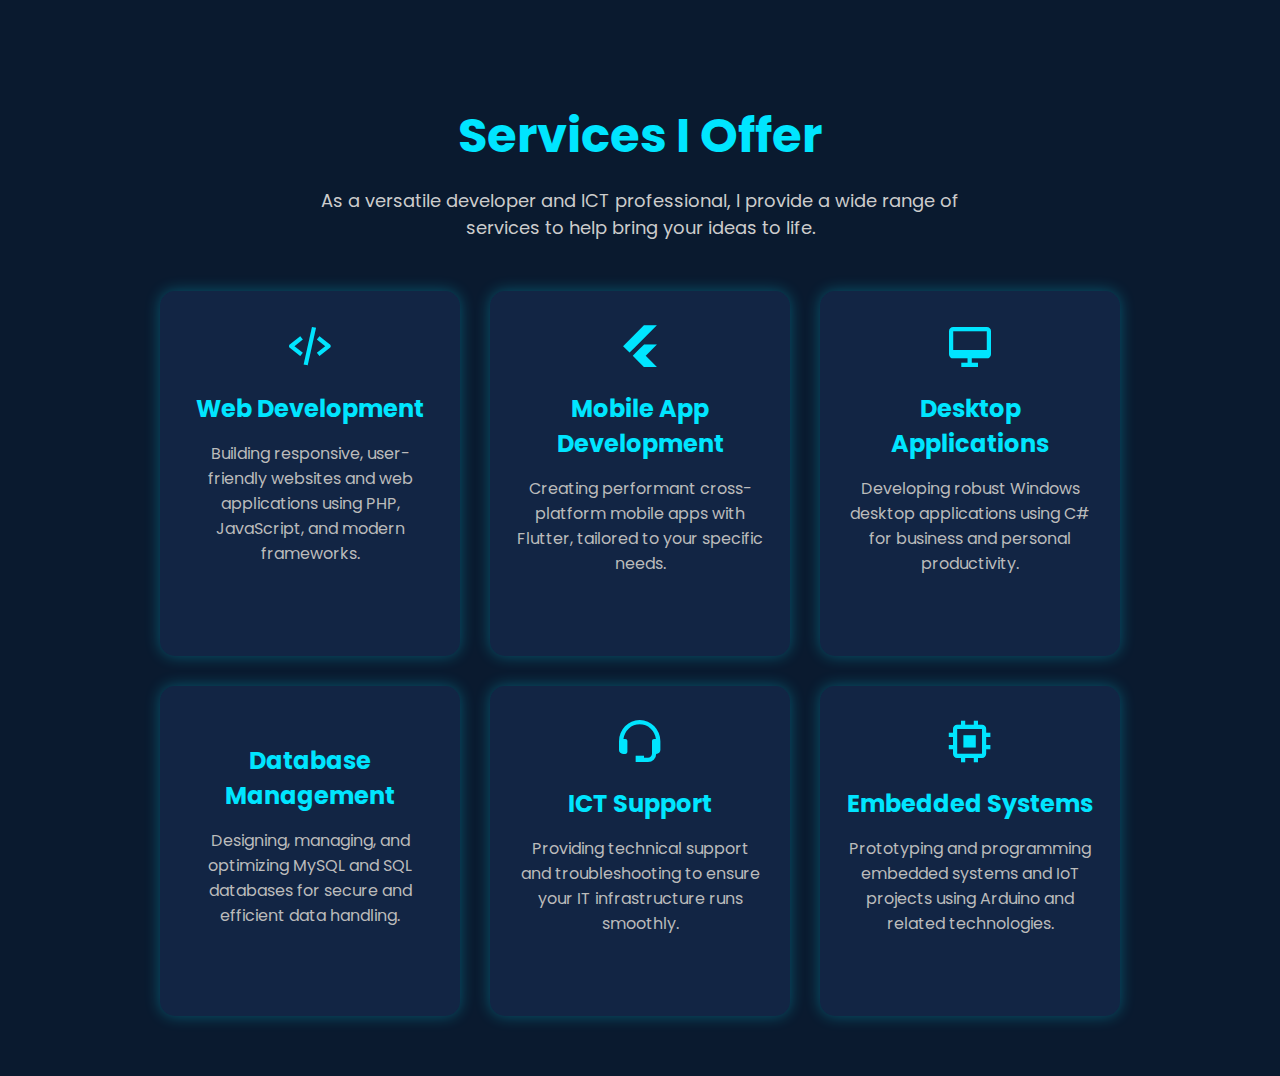
<file: service.html>
<!DOCTYPE html>
<html lang="en">
<head>
  <meta charset="UTF-8" />
  <meta name="viewport" content="width=device-width, initial-scale=1" />
  <title>Services - Malumbo Gondwe</title>
  <link href="https://unpkg.com/boxicons@2.1.4/css/boxicons.min.css" rel="stylesheet" />
  <link rel="stylesheet" href="style.css" />
</head>
<body>
  <!-- NAVIGATION -->
  <nav class="navbar">
    <a href="index.html" class="logo">Portfolio.</a>

    <div class="menu-toggle" id="menu-toggle">
      <i class="bx bx-menu"></i>
    </div>

    <ul id="navbar-menu">
      <li><a href="index.html">Home</a></li>
      <li><a href="about.html">About</a></li>
      <li class="active"><a href="service.html">Service</a></li>
      <li><a href="contact.html">Contact</a></li>
    </ul>
  </nav>

  <!-- SERVICE SECTION -->
  <section class="services">
    <div class="services-container">
      <h1>Services I Offer</h1>
      <p>As a versatile developer and ICT professional, I provide a wide range of services to help bring your ideas to life.</p>

      <div class="service-cards">

        <div class="service-card">
          <i class="bx bx-code-alt service-icon"></i>
          <h3>Web Development</h3>
          <p>Building responsive, user-friendly websites and web applications using PHP, JavaScript, and modern frameworks.</p>
        </div>

        <div class="service-card">
          <i class="bx bxl-flutter service-icon"></i>
          <h3>Mobile App Development</h3>
          <p>Creating performant cross-platform mobile apps with Flutter, tailored to your specific needs.</p>
        </div>

        <div class="service-card">
          <i class="bx bx-desktop service-icon"></i>
          <h3>Desktop Applications</h3>
          <p>Developing robust Windows desktop applications using C# for business and personal productivity.</p>
        </div>

        <div class="service-card">
          <i class="bx bx-database service-icon"></i>
          <h3>Database Management</h3>
          <p>Designing, managing, and optimizing MySQL and SQL databases for secure and efficient data handling.</p>
        </div>

        <div class="service-card">
          <i class="bx bx-support service-icon"></i>
          <h3>ICT Support</h3>
          <p>Providing technical support and troubleshooting to ensure your IT infrastructure runs smoothly.</p>
        </div>

        <div class="service-card">
          <i class="bx bx-chip service-icon"></i>
          <h3>Embedded Systems</h3>
          <p>Prototyping and programming embedded systems and IoT projects using Arduino and related technologies.</p>
        </div>

      </div>
    </div>
  </section>

  <!-- JS for hamburger -->
  <script>
    const menuToggle = document.getElementById("menu-toggle");
    const navbarMenu = document.getElementById("navbar-menu");

    menuToggle.addEventListener("click", () => {
      navbarMenu.classList.toggle("active");
    });
  </script>
</body>
</html>
</file>
<file: style.css>
@import url('https://fonts.googleapis.com/css2?family=Poppins:wght@300;400;500;600;700;800;900&display=swap');

/* NEW COLOR PALETTE */
:root {
  --bg: #0A1A2F;
  --text: #ffffff;
  --accent: #00E5FF;
}

* {
  margin: 0;
  padding: 0;
  box-sizing: border-box;
  font-family: 'Poppins', sans-serif;
}

body {
  background: var(--bg);
  color: var(--text);
}

a {
  color: #fff;
  text-decoration: none;
}

/* NAVBAR */
.navbar {
  position: fixed;
  left: 0;
  top: 0;
  width: 100%;
  padding: 25px 9%;
  display: flex;
  justify-content: space-between;
  align-items: center;
  z-index: 100;
  visibility: hidden;
  opacity: 0;
  animation: show-content 1.5s linear forwards;
  animation-delay: 1.2s;
  background: var(--bg);
}

/* Logo */
.navbar .logo {
  font-size: 30px;
  font-weight: 700;
  color: var(--accent);
}

/* Menu toggle - hamburger */
.menu-toggle {
  display: none;
  font-size: 28px;
  cursor: pointer;
  color: var(--accent);
}

/* Navigation menu */
.navbar ul {
  display: flex;
}

.navbar ul li {
  list-style: none;
  margin-left: 35px;
}

.navbar ul li a {
  font-size: 20px;
  font-weight: 500;
  transition: 0.5s;
}

.navbar ul li:hover a,
.navbar ul li.active a {
  color: var(--accent);
}

@keyframes show-content {
  100% {
    visibility: visible;
    opacity: 1;
  }
}

/* HOME SECTION */
.home {
  display: flex;
  align-items: center;
  gap: 50px;
  height: 100vh;
  padding: 60px 9% 0;
  color: #fff;
  visibility: hidden;
  opacity: 0;
  animation: show-content 1.5s linear forwards;
  animation-delay: 1.6s;
}

.home-info h1 {
  font-size: 55px;
  color: var(--accent);
}

.home-info h2 {
  display: inline-block;
  font-size: 32px;
  margin-top: -10px;
}

.home-info h2 span {
  position: relative;
  display: inline-block;
  color: transparent;
  -webkit-text-stroke: 0.7px var(--accent);
  animation: display-text 16s linear infinite;
  animation-delay: calc(-4s * var(--i));
}

@keyframes display-text {
  25%,
  100% {
    display: none;
  }
}

.home-info h2 span::before {
  content: attr(data-text);
  position: absolute;
  width: 0;
  border-right: 2px solid var(--accent);
  white-space: nowrap;
  color: var(--accent);
  overflow: hidden;
  animation: fill-text 4s linear infinite;
}

@keyframes fill-text {
  10%,
  100% {
    width: 0;
  }
  70%,
  90% {
    width: 100%;
  }
}

.home-info p {
  font-size: 16px;
  margin: 10px 0 25px;
}

/* BUTTONS */
.btn-sci {
  display: flex;
  align-items: center;
}

.btn {
  display: inline-block;
  padding: 10px 30px;
  background: var(--accent);
  border: 2px solid var(--accent);
  border-radius: 40px;
  box-shadow: 0 0 10px var(--accent);
  font-size: 16px;
  color: #0a1a2f;
  font-weight: 600;
  transition: 0.5s;
}

.btn:hover {
  background: transparent;
  color: var(--accent);
  box-shadow: none;
}

/* SOCIAL ICONS */
.sci {
  margin-left: 20px;
}

.sci a {
  display: inline-flex;
  padding: 8px;
  border: 2px solid var(--accent);
  border-radius: 50%;
  font-size: 20px;
  color: var(--accent);
  margin: 0 8px;
  transition: 0.5s;
}

.sci a:hover {
  background: var(--accent);
  color: var(--bg);
  box-shadow: 0 0 10px var(--accent);
}

/* IMAGE BOX */
.home-img .img-box {
  position: relative;
  width: 32vw;
  height: 32vw;
  border-radius: 50%;
  padding: 5px;
  display: flex;
  justify-content: center;
  align-items: center;
  overflow: hidden;
}

.home-img .img-box::before,
.home-img .img-box::after {
  content: '';
  position: absolute;
  width: 500px;
  height: 500px;
  background: conic-gradient(transparent, transparent, transparent, var(--accent));
  transform: rotate(0deg);
  animation: rotate-border 10s linear infinite;
}

.home-img .img-box::after {
  animation-delay: -5s;
}

@keyframes rotate-border {
  100% {
    transform: rotate(360deg);
  }
}

.img-item {
  position: relative;
  width: 100%;
  height: 100%;
  background: var(--bg);
  border-radius: 50%;
  display: flex;
  justify-content: center;
  z-index: 1;
  overflow: hidden;
  border: 1px solid var(--accent);
}

.img-item img {
  position: absolute;
  width: 85%;
  object-fit: cover;
  mix-blend-mode: lighten;
}

/* BACKGROUND BARS */
.bars-animation {
  position: absolute;
  width: 100%;
  height: 100%;
  display: flex;
  z-index: -1;
}

.bars-animation .bar {
  width: 100%;
  height: 100%;
  background: var(--bg);
  transform: translateY(-100%);
  animation: show-bars 0.5s ease-in-out forwards;
  animation-delay: calc(0.1s * var(--i));
}

@keyframes show-bars {
  100% {
    transform: translateY(0%);
  }
}

/* =======================================
   RESPONSIVE DESIGN
   ======================================= */

/* Large Tablets / Small Laptops */
@media (max-width: 992px) {
  .home {
    padding: 40px 5%;
    gap: 30px;
  }

  .home-info h1 {
    font-size: 45px;
  }

  .home-info h2 {
    font-size: 26px;
  }

  .home-img .img-box {
    width: 40vw;
    height: 40vw;
  }
}

/* Tablets */
@media (max-width: 768px) {
  .navbar {
    padding: 20px 5%;
  }

  /* Hide nav menu and show hamburger */
  .navbar ul {
    display: none;
    position: absolute;
    top: 65px;
    right: 5%;
    background: var(--bg);
    border: 1px solid var(--accent);
    border-radius: 8px;
    width: 150px;
    flex-direction: column;
    z-index: 999;
  }

  /* Show menu when active */
  .navbar ul.active {
    display: flex;
  }

  .navbar ul li {
    margin: 15px 0;
    text-align: center;
  }

  .menu-toggle {
    display: block;
  }

  .navbar ul li a {
    font-size: 18px;
  }

  .home {
    flex-direction: column;
    text-align: center;
    height: auto;
    padding: 120px 5% 40px;
  }

  .home-info p {
    font-size: 15px;
  }

  .btn-sci {
    justify-content: center;
  }

  .home-img .img-box {
    width: 50vw;
    height: 50vw;
  }
}

/* Mobile Phones */
@media (max-width: 576px) {
  .navbar {
    padding: 15px 4%;
  }

  .navbar .logo {
    font-size: 24px;
  }

  .navbar ul li {
    margin-left: 0;
  }

  .navbar ul li a {
    font-size: 16px;
  }

  .home-info h1 {
    font-size: 36px;
  }

  .home-info h2 {
    font-size: 22px;
  }

  .home-info p {
    font-size: 14px;
    margin: 8px 0 20px;
  }

  .btn {
    padding: 8px 22px;
    font-size: 14px;
  }

  .sci a {
    padding: 6px;
    font-size: 18px;
    margin: 0 6px;
  }

  .home-img .img-box {
    width: 65vw;
    height: 65vw;
  }
}

/* Small Mobile Phones (Under 360px) */
@media (max-width: 360px) {
  .home-info h1 {
    font-size: 30px;
  }

  .home-info h2 {
    font-size: 18px;
  }

  .home-info p {
    font-size: 13px;
  }

  .btn {
    padding: 7px 18px;
    font-size: 13px;
  }

  .sci a {
    padding: 5px;
    font-size: 16px;
    margin: 0 4px;
  }

  .home-img .img-box {
    width: 75vw;
    height: 75vw;
  }
}



/* ABOUT SECTION */
.about {
  padding: 100px 9% 60px;
  min-height: 100vh;
  display: flex;
  justify-content: center;
  align-items: center;
  background: var(--bg);
  color: var(--text);
}

.about-container {
  display: flex;
  gap: 60px;
  max-width: 1100px;
  width: 100%;
  align-items: center;
}

.about-img img {
  width: 350px;
  border-radius: 20px;
  border: 3px solid var(--accent);
  box-shadow: 0 0 20px var(--accent);
  object-fit: cover;
}

.about-info {
  flex: 1;
}

.about-info h1 {
  font-size: 42px;
  margin-bottom: 20px;
  color: var(--accent);
}

.about-info p {
  font-size: 17px;
  line-height: 1.6;
  margin-bottom: 20px;
}

.about-info ul {
  list-style-type: disc;
  margin-left: 20px;
  margin-bottom: 20px;
  font-size: 16px;
  line-height: 1.5;
}

.about-info ul li {
  margin-bottom: 10px;
}

/* Responsive Adjustments */
@media (max-width: 992px) {
  .about-container {
    flex-direction: column;
    text-align: center;
  }

  .about-img img {
    width: 70vw;
    max-width: 350px;
    margin-bottom: 30px;
  }
}

/* Service */


.services {
  padding: 100px 9% 60px;
  background: var(--bg);
  color: var(--text);
  min-height: 100vh;
}

.services-container h1 {
  font-size: 48px;
  color: var(--accent);
  margin-bottom: 15px;
  text-align: center;
}

.services-container p {
  font-size: 18px;
  margin-bottom: 50px;
  max-width: 700px;
  margin-left: auto;
  margin-right: auto;
  text-align: center;
  color: #ccc;
}

.service-cards {
  display: flex;
  flex-wrap: wrap;
  gap: 30px;
  justify-content: center;
}

.service-card {
  background: #122544;
  padding: 30px 25px;
  border-radius: 15px;
  box-shadow: 0 0 15px rgba(0, 229, 255, 0.3);
  width: 300px;
  text-align: center;
  transition: transform 0.3s ease;
}

.service-card:hover {
  transform: translateY(-10px);
  box-shadow: 0 0 25px var(--accent);
}

.service-icon {
  font-size: 50px;
  color: var(--accent);
  margin-bottom: 20px;
}

.service-card h3 {
  font-size: 24px;
  margin-bottom: 15px;
  color: var(--accent);
}

.service-card p {
  font-size: 16px;
  color: #bbb;
}

/* Responsive */

@media (max-width: 768px) {
  .service-cards {
    flex-direction: column;
    align-items: center;
  }

  .service-card {
    width: 90%;
  }
}

/* Contact */

.contact {
  padding: 100px 9% 60px;
  background: var(--bg);
  color: var(--text);
  min-height: 100vh;
}

.contact-container h1 {
  font-size: 48px;
  color: var(--accent);
  margin-bottom: 15px;
  text-align: center;
}

.contact-container p {
  font-size: 18px;
  margin-bottom: 40px;
  max-width: 700px;
  margin-left: auto;
  margin-right: auto;
  text-align: center;
  color: #ccc;
}

.contact-content {
  display: flex;
  gap: 40px;
  justify-content: center;
  flex-wrap: wrap;
}

.contact-form {
  flex: 1 1 400px;
  max-width: 500px;
  display: flex;
  flex-direction: column;
}

.contact-form label {
  margin-bottom: 8px;
  font-weight: 600;
}

.contact-form input,
.contact-form textarea {
  padding: 12px 15px;
  margin-bottom: 20px;
  border: 1px solid var(--accent);
  border-radius: 6px;
  background: transparent;
  color: var(--text);
  font-size: 16px;
  resize: vertical;
  transition: border-color 0.3s;
}

.contact-form input:focus,
.contact-form textarea:focus {
  outline: none;
  border-color: var(--accent);
}

.contact-form button {
  padding: 12px;
  background: var(--accent);
  border: none;
  border-radius: 40px;
  color: var(--bg);
  font-weight: 600;
  font-size: 18px;
  cursor: pointer;
  transition: background 0.3s;
}

.contact-form button:hover {
  background: transparent;
  border: 2px solid var(--accent);
  color: var(--accent);
}

.contact-info {
  flex: 1 1 300px;
  max-width: 400px;
  display: flex;
  flex-direction: column;
  gap: 25px;
  justify-content: center;
  color: #ccc;
}

.info-item {
  display: flex;
  align-items: center;
  gap: 15px;
  font-size: 18px;
  color: var(--accent);
}

.info-item i {
  font-size: 28px;
  color: var(--accent);
}

.social-icons {
  display: flex;
  gap: 15px;
  margin-top: 20px;
}

.social-icons a {
  font-size: 28px;
  color: var(--accent);
  transition: color 0.3s;
}

.social-icons a:hover {
  color: #00ffffcc;
}

/* Responsive */

@media (max-width: 768px) {
  .contact-content {
    flex-direction: column;
    align-items: center;
  }

  .contact-form,
  .contact-info {
    max-width: 100%;
  }
}
</file>
